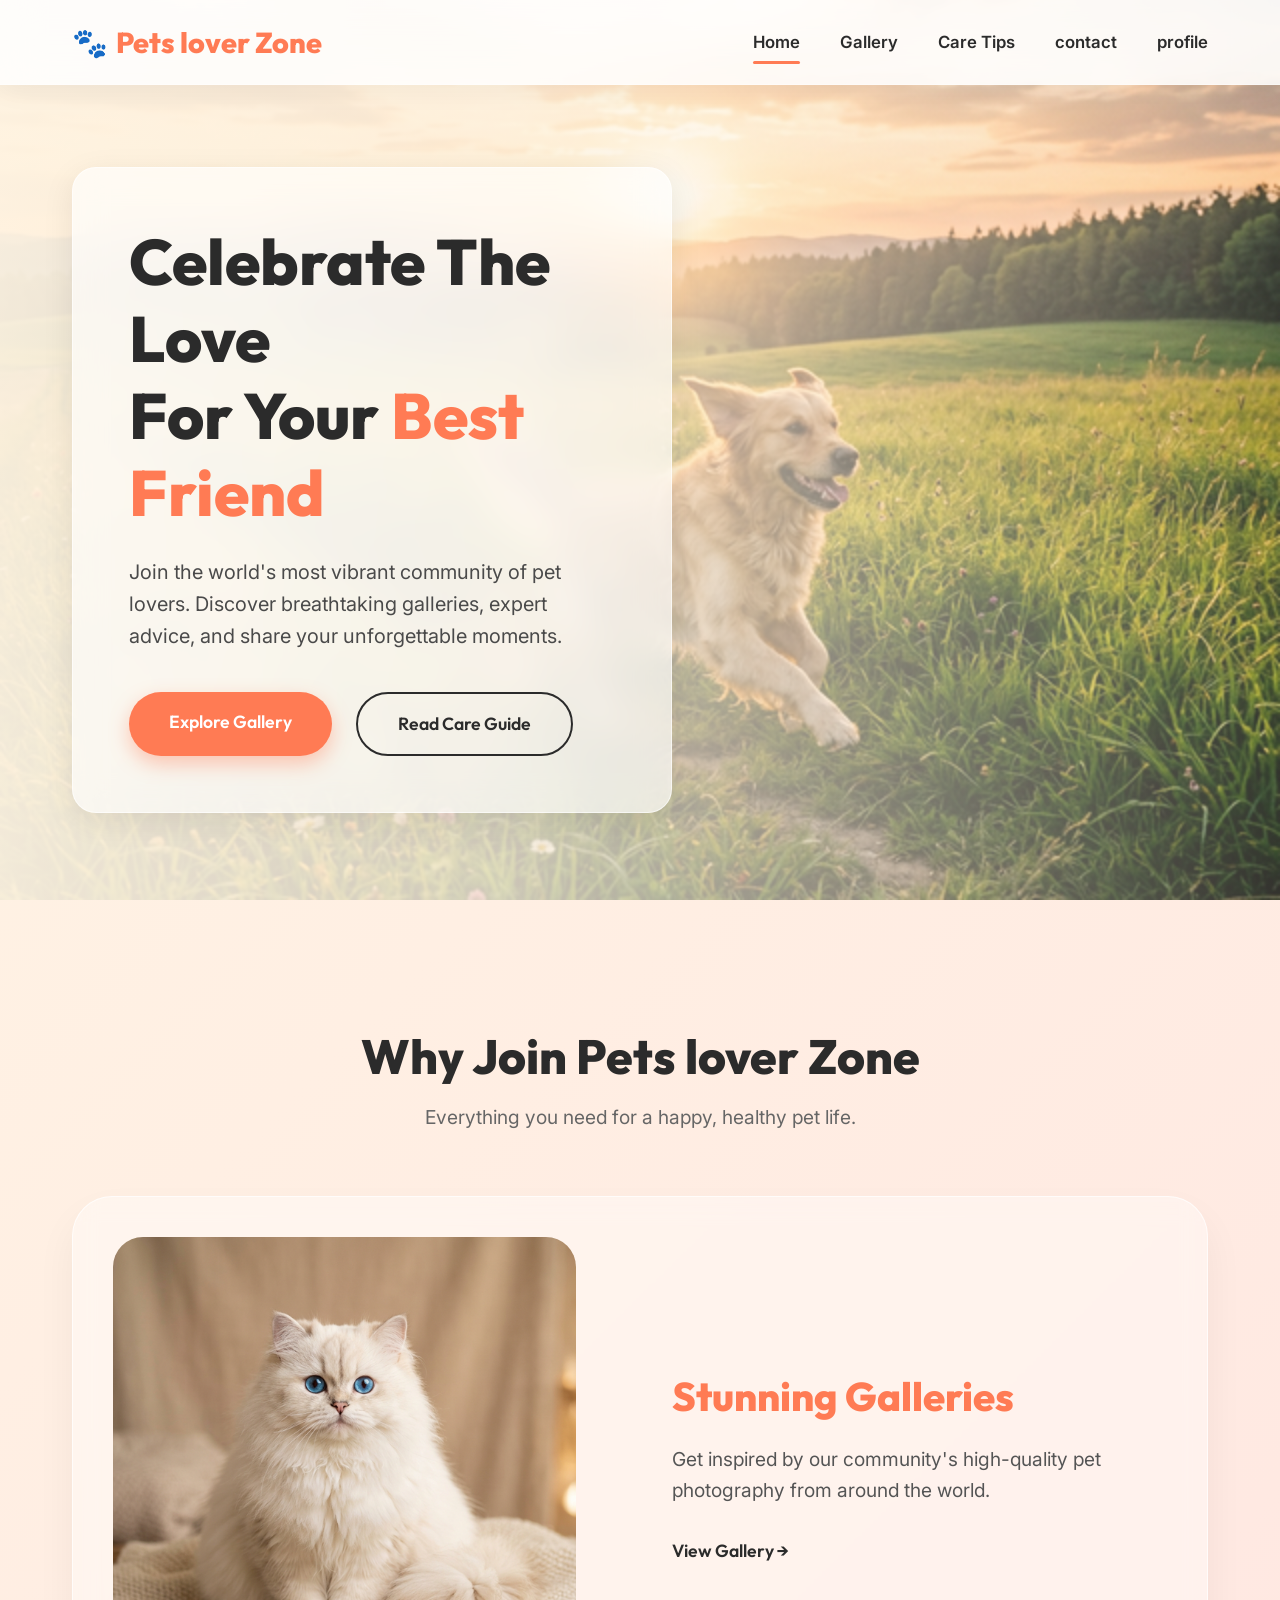
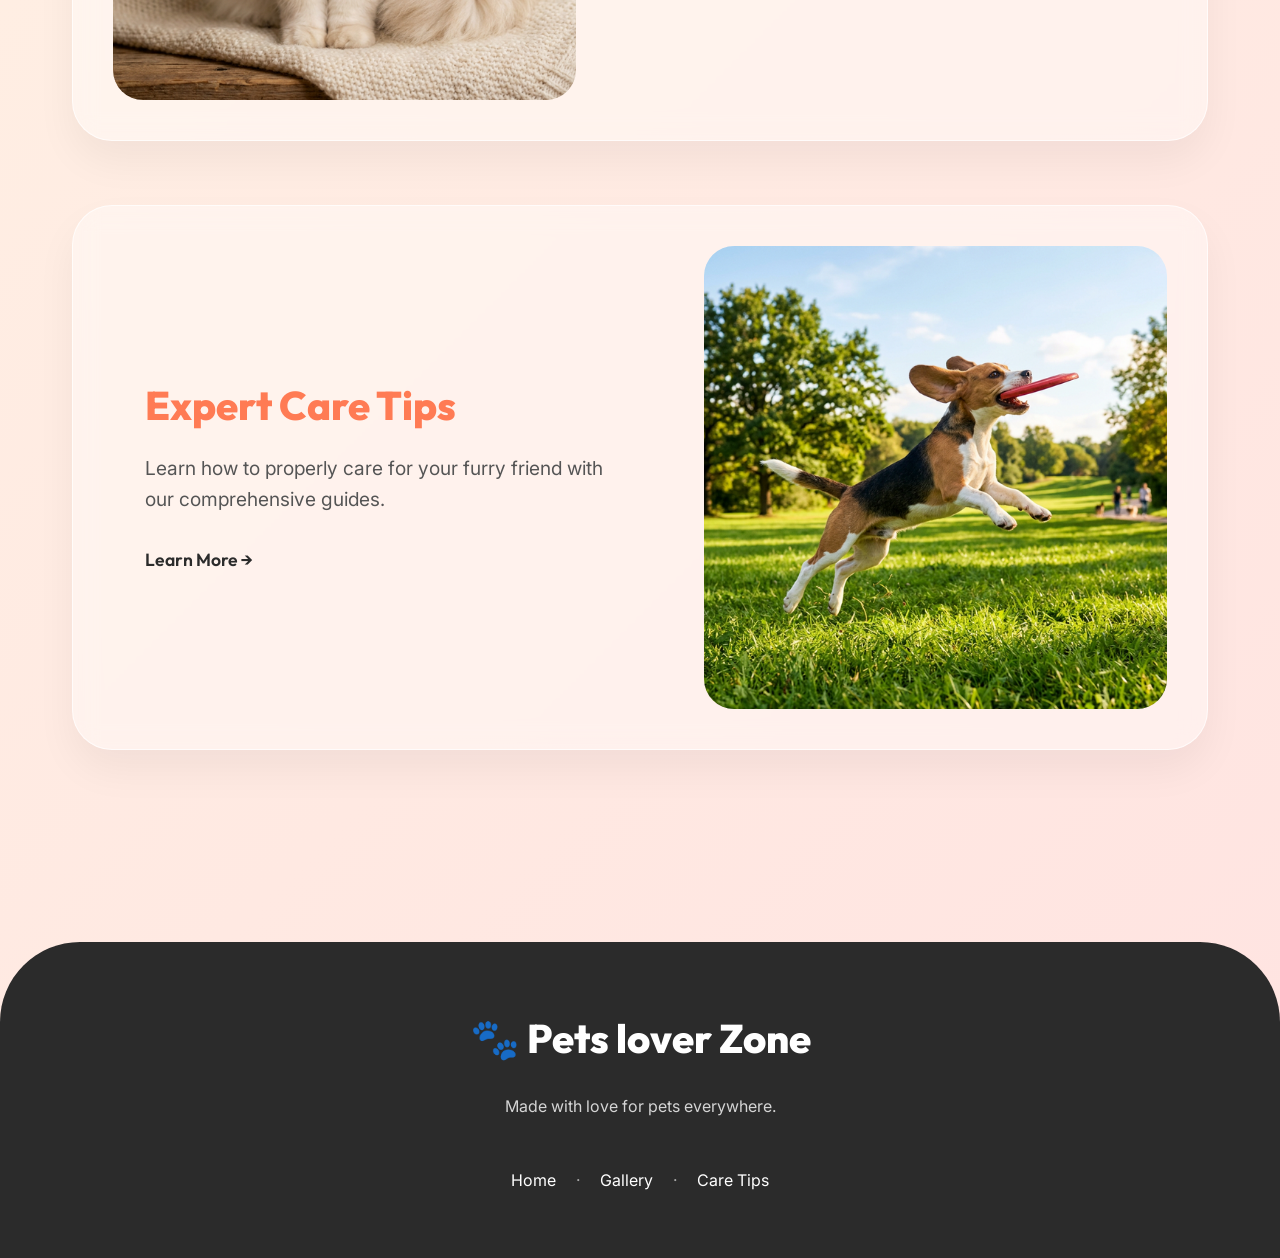
<file: index.html>
<!DOCTYPE html>
<html lang="en">
<head>
    <meta charset="UTF-8">
    <meta name="viewport" content="width=device-width, initial-scale=1.0">
    <title>Pets lover Zone - Premium Pet Community</title>
    <meta name="description" content="Join the most vibrant and beautiful community for pet lovers. Discover stunning galleries and expert care tips.">
    <link rel="stylesheet" href="style.css">
    <link href="https://fonts.googleapis.com/css2?family=Inter:wght@300;400;500;600&family=Outfit:wght@300;400;600;800&display=swap" rel="stylesheet">
</head>
<body>

    <!-- Navigation -->
    <nav class="glass-nav">
        <div class="container nav-container">
            <div class="logo">
                <span class="logo-icon">🐾</span>
                <span>Pets lover Zone</span>
            </div>
            <div class="nav-links">
                <a href="index.html" class="active">Home</a>
                <a href="gallery.html">Gallery</a>
                <a href="care.html">Care Tips</a>
                <a href="contact.html">contact</a>
                <a href="profile.html">profile</a>
                
            </div>
        </div>
    </nav>

    <!-- Hero Section -->
    <header class="hero">
        <div class="hero-bg">
            <img src="images/dog.png" alt="Happy Golden Retriever in a sunny field">
            <div class="hero-overlay"></div>
        </div>
        <div class="container hero-content">
            <div class="glass hero-card">
                <h1>Celebrate The Love <br>For Your <span>Best Friend</span></h1>
                <p>Join the world's most vibrant community of pet lovers. Discover breathtaking galleries, expert advice, and share your unforgettable moments.</p>
                <div class="hero-actions">
                    <a href="gallery.html" class="btn btn-primary">Explore Gallery</a>
                    <a href="care.html" class="btn btn-outline">Read Care Guide</a>
                </div>
            </div>
        </div>
    </header>

    <!-- Featured Section -->
    <section class="features container">
        <div class="section-header">
            <h2>Why Join Pets lover Zone</h2>
            <p>Everything you need for a happy, healthy pet life.</p>
        </div>
        
        <div class="feature-grid">
            <div class="feature-card glass-card">
                <div class="feature-img">
                    <img src="images/cat.png" alt="Fluffy Persian Cat">
                </div>
                <div class="feature-text">
                    <h3>Stunning Galleries</h3>
                    <p>Get inspired by our community's high-quality pet photography from around the world.</p>
                    <a href="gallery.html" class="link-arrow">View Gallery &rarr;</a>
                </div>
            </div>
            
            <div class="feature-card glass-card reverse">
                <div class="feature-img">
                    <img src="images/beagle.png" alt="Playful Beagle puppy">
                </div>
                <div class="feature-text">
                    <h3>Expert Care Tips</h3>
                    <p>Learn how to properly care for your furry friend with our comprehensive guides.</p>
                    <a href="care.html" class="link-arrow">Learn More &rarr;</a>
                </div>
            </div>
        </div>
    </section>

    <!-- Footer -->
    <footer>
        <div class="container footer-content">
            <div class="footer-logo">🐾 Pets lover Zone</div>
            <p>Made with love for pets everywhere.</p>
            <div class="footer-links">
                <a href="index.html">Home</a> &middot; 
                <a href="gallery.html">Gallery</a> &middot; 
                <a href="care.html">Care Tips</a>
               
            </div>
        </div>
    </footer>

</body>
</html>
</file>
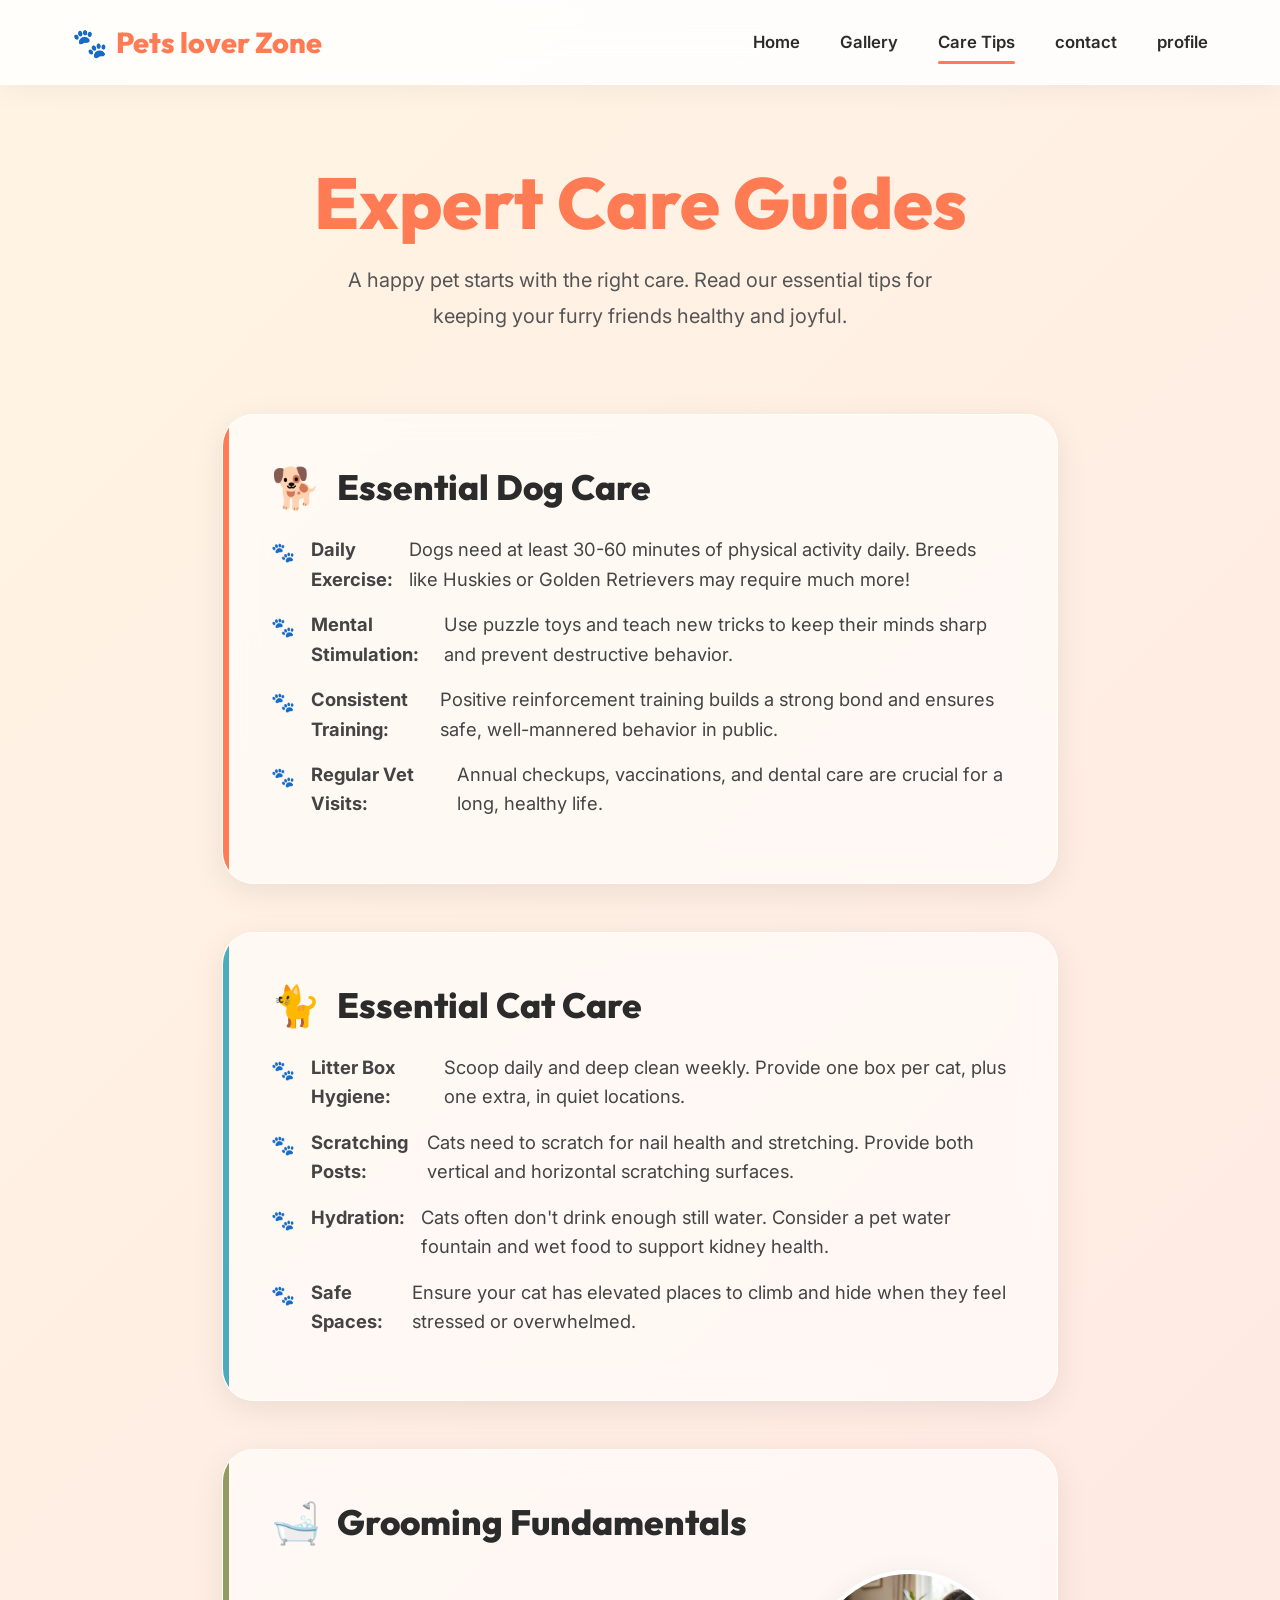
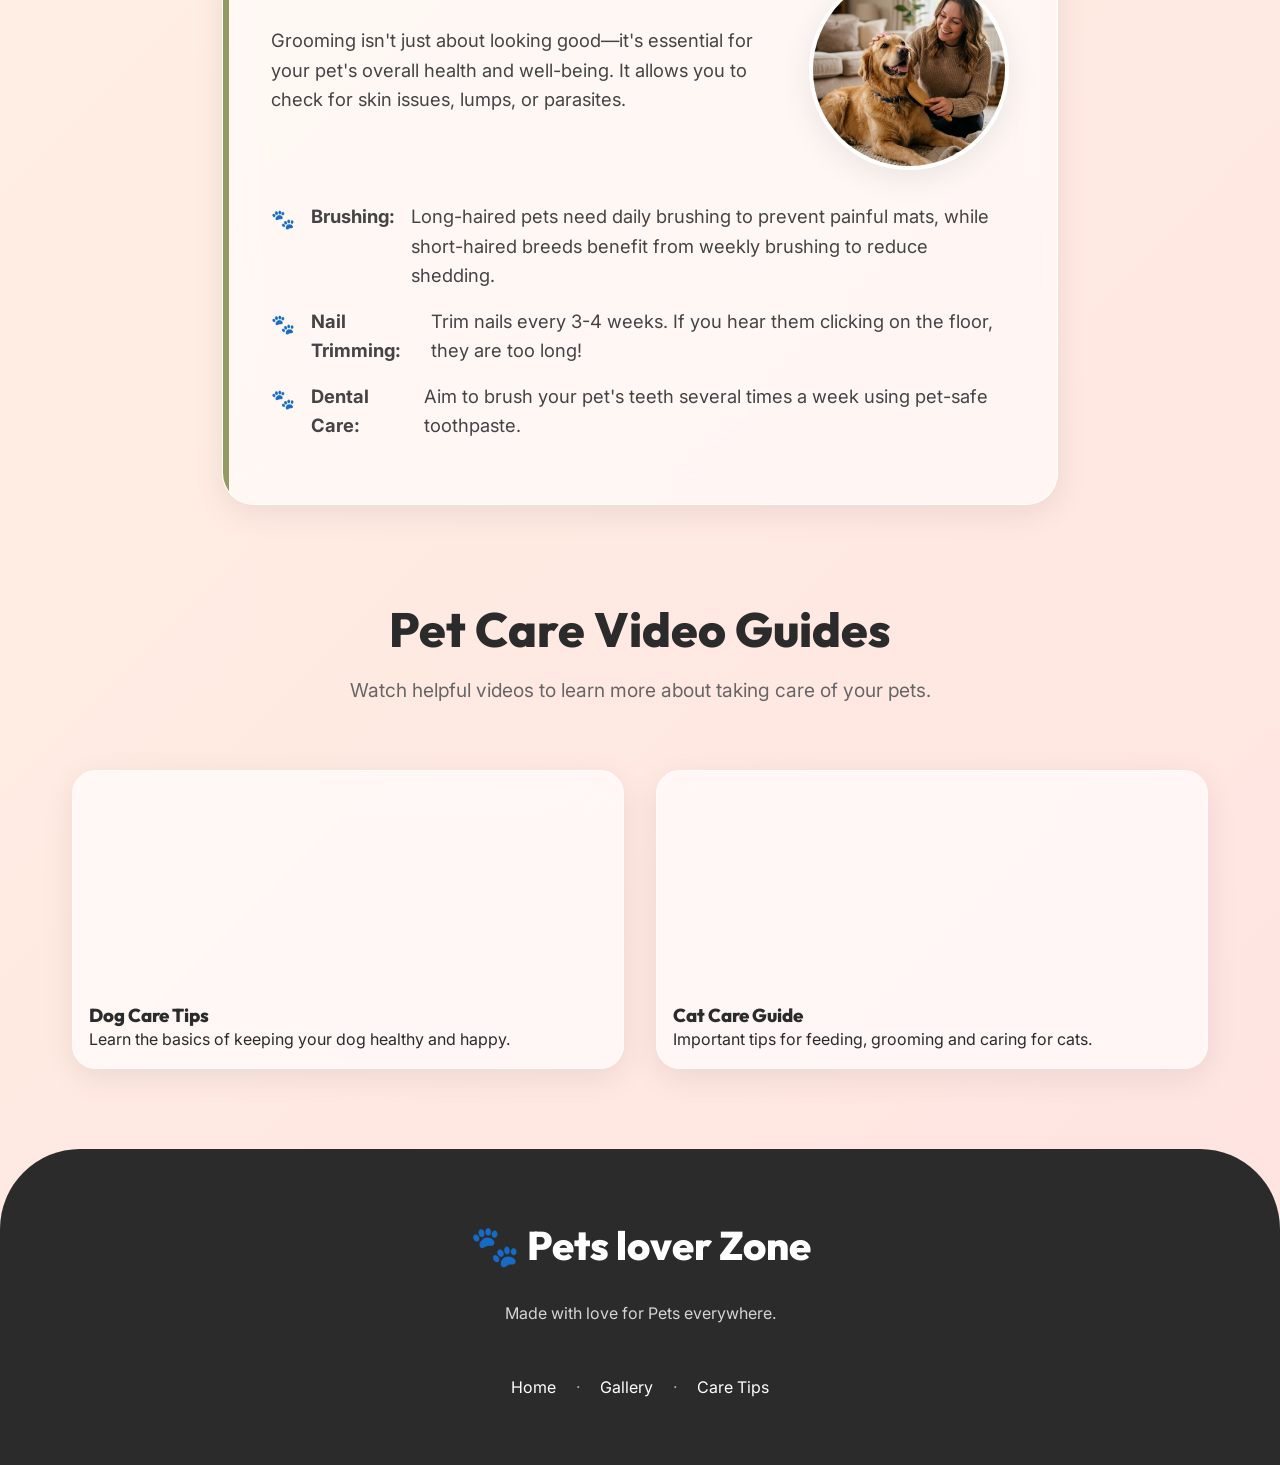
<file: care.html>
<!DOCTYPE html>
<html lang="en">

<head>
    <meta charset="UTF-8">
    <meta name="viewport" content="width=device-width, initial-scale=1.0">
    <title>Care Tips - Pets lover Zone</title>
    <meta name="description" content="Expert care tips and guides for your beloved pets.">
    <link rel="stylesheet" href="style.css">
    <link
        href="https://fonts.googleapis.com/css2?family=Inter:wght@300;400;500;600&family=Outfit:wght@300;400;600;800&display=swap"
        rel="stylesheet">
</head>

<body>

    <!-- Navigation -->
    <nav class="glass-nav">
        <div class="container nav-container">
            <div class="logo">
                <span class="logo-icon">🐾</span>
                <span>Pets lover Zone</span>
            </div>
            <div class="nav-links">
                <a href="index.html">Home</a>
                <a href="gallery.html">Gallery</a>
                <a href="care.html" class="active">Care Tips</a>
                <a href="contact.html">contact</a>
                <a href="profile.html">profile</a>
            </div>
        </div>
    </nav>

    <!-- Page Header -->
    <header class="page-header container">
        <h1>Expert Care Guides</h1>
        <p>A happy pet starts with the right care. Read our essential tips for keeping your furry friends healthy and
            joyful.</p>
    </header>

    <!-- Care Tips Content -->
    <main class="care-container">

        <!-- Dog Care -->
        <article class="care-card">
            <h2><span>🐕</span> Essential Dog Care</h2>
            <ul class="care-list">
                <li><strong>Daily Exercise:</strong> Dogs need at least 30-60 minutes of physical activity daily. Breeds
                    like Huskies or Golden Retrievers may require much more!</li>
                <li><strong>Mental Stimulation:</strong> Use puzzle toys and teach new tricks to keep their minds sharp
                    and prevent destructive behavior.</li>
                <li><strong>Consistent Training:</strong> Positive reinforcement training builds a strong bond and
                    ensures safe, well-mannered behavior in public.</li>
                <li><strong>Regular Vet Visits:</strong> Annual checkups, vaccinations, and dental care are crucial for
                    a long, healthy life.</li>
            </ul>
        </article>

        <!-- Cat Care -->
        <article class="care-card blue">
            <h2><span>🐈</span> Essential Cat Care</h2>
            <ul class="care-list">
                <li><strong>Litter Box Hygiene:</strong> Scoop daily and deep clean weekly. Provide one box per cat,
                    plus one extra, in quiet locations.</li>
                <li><strong>Scratching Posts:</strong> Cats need to scratch for nail health and stretching. Provide both
                    vertical and horizontal scratching surfaces.</li>
                <li><strong>Hydration:</strong> Cats often don't drink enough still water. Consider a pet water fountain
                    and wet food to support kidney health.</li>
                <li><strong>Safe Spaces:</strong> Ensure your cat has elevated places to climb and hide when they feel
                    stressed or overwhelmed.</li>
            </ul>
        </article>

        <!-- Grooming Tips -->
        <article class="care-card green">
            <h2><span>🛁</span> Grooming Fundamentals</h2>
            <div style="display: flex; gap: 2rem; align-items: center; margin-bottom: 2rem;">
                <p style="flex: 1; font-size: 1.15rem; color: #444;">
                    Grooming isn't just about looking good—it's essential for your pet's overall health and well-being.
                    It allows you to check for skin issues, lumps, or parasites.
                </p>
                <img src="images/caregroming.png" alt="Grooming dog"
                    style="width: 200px; height: 200px; border-radius: 50%; object-fit: cover; border: 4px solid white; box-shadow: var(--shadow);">
            </div>
            <ul class="care-list">
                <li><strong>Brushing:</strong> Long-haired pets need daily brushing to prevent painful mats, while
                    short-haired breeds benefit from weekly brushing to reduce shedding.</li>
                <li><strong>Nail Trimming:</strong> Trim nails every 3-4 weeks. If you hear them clicking on the floor,
                    they are too long!</li>
                <li><strong>Dental Care:</strong> Aim to brush your pet's teeth several times a week using pet-safe
                    toothpaste.</li>
            </ul>
        </article>

    </main>
    <!-- Pet Care Videos -->
<section class="container" style="margin-bottom:80px;">

    <div class="section-header">
        <h2>Pet Care Video Guides</h2>
        <p>Watch helpful videos to learn more about taking care of your pets.</p>
    </div>

    <div style="display:grid; grid-template-columns:repeat(auto-fit,minmax(300px,1fr)); gap:2rem;">

        <!-- Video 1 -->
        <div class="glass" style="padding:1rem;">
            <iframe width="100%" height="200"
                src="https://www.youtube.com/embed/V4LnorVVxfw"
                title="Dog Care Tips"
                frameborder="0"
                allowfullscreen>
            </iframe>
            <h3 style="margin-top:10px;">Dog Care Tips</h3>
            <p>Learn the basics of keeping your dog healthy and happy.</p>
        </div>

        <!-- Video 2 -->
        <div class="glass" style="padding:1rem;">
            <iframe width="100%" height="200"
                src="https://www.youtube.com/embed/J---aiyznGQ"
                title="Cat Care Guide"
                frameborder="0"
                allowfullscreen>
            </iframe>
            <h3 style="margin-top:10px;">Cat Care Guide</h3>
            <p>Important tips for feeding, grooming and caring for cats.</p>
        </div>

    

    </div>

</section>

    <!-- Footer -->
    <footer>
        <div class="container footer-content">
            <div class="footer-logo">🐾 Pets lover Zone</div>
            <p>Made with love for Pets everywhere.</p>
            <div class="footer-links">
                <a href="index.html">Home</a> &middot;
                <a href="gallery.html">Gallery</a> &middot;
                <a href="care.html">Care Tips</a>
                
            </div>
        </div>
    </footer>

</body>

</html>
</file>
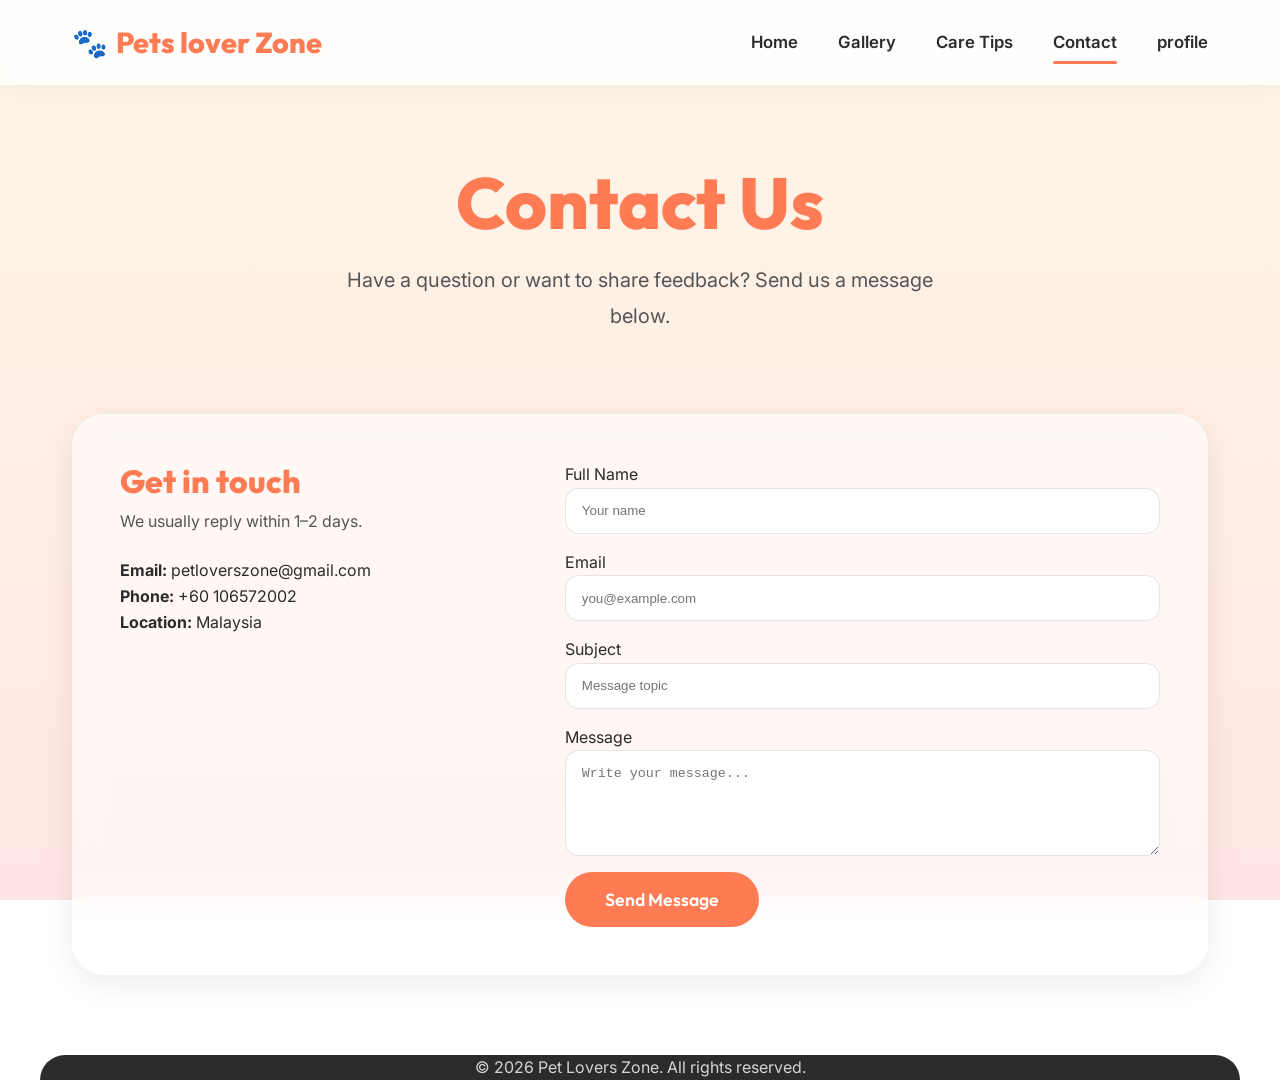
<file: contact.html>
<!DOCTYPE html>
<html lang="en">
<head>
  <meta charset="UTF-8" />
  <meta name="viewport" content="width=device-width, initial-scale=1.0" />
  <title>Contact - Pets lover Zone</title>
  <meta name="description" content="Contact Pet Lovers Zone for questions, feedback, or collaboration." />
  <link rel="stylesheet" href="style.css" />
  <link rel="preconnect" href="https://fonts.googleapis.com">
  <link rel="preconnect" href="https://fonts.gstatic.com" crossorigin>
  <link href="https://fonts.googleapis.com/css2?family=Inter:wght@300;400;500;600&family=Outfit:wght@300;400;600&display=swap" rel="stylesheet">
</head>

<Body class="contact-page">
  <!-- Navigation -->
  <nav class="glass-nav">
    <div class="container nav-container">
      <div class="logo">
        <span class="logo-icon">🐾</span>
        <span>Pets  lover Zone</span>
      </div>

      <div class="nav-links">
        <a href="index.html">Home</a>
        <a href="gallery.html">Gallery</a>
        <a href="care.html">Care Tips</a>
        <a href="contact.html" class="active">Contact</a>
        <a href="profile.html">profile</a>
      </div>
    </div>
  </nav>

  <!-- Page Header -->
  <header class="page-header container">
    <h1>Contact Us</h1>
    <p>Have a question or want to share feedback? Send us a message below.</p>
  </header>

  <!-- Contact Section -->
  <main class="container">
    <section class="contact-card">
      <div class="contact-info">
        <h2>Get in touch</h2>
        <p>We usually reply within 1–2 days.</p>

        <ul class="contact-list">
          <li><strong>Email:</strong> petloverszone@gmail.com</li>
          <li><strong>Phone:</strong> +60 106572002</li>
          <li><strong>Location:</strong> Malaysia</li>
        </ul>
      </div>

      <form class="contact-form" action="#" method="post">
        <div class="form-row">
          <label for="name">Full Name</label>
          <input id="name" name="name" type="text" placeholder="Your name" required />
        </div>

        <div class="form-row">
          <label for="email">Email</label>
          <input id="email" name="email" type="email" placeholder="you@example.com" required />
        </div>

        <div class="form-row">
          <label for="subject">Subject</label>
          <input id="subject" name="subject" type="text" placeholder="Message topic" />
        </div>

        <div class="form-row">
          <label for="message">Message</label>
          <textarea id="message" name="message" rows="5" placeholder="Write your message..." required></textarea>
        </div>

        <button class="btn" type="submit">Send Message</button>
      </form>
    </section>
  </main>

  <footer class="footer container">
    <p>© 2026 Pet Lovers Zone. All rights reserved.</p>
  </footer>
</body>
</html>
</file>
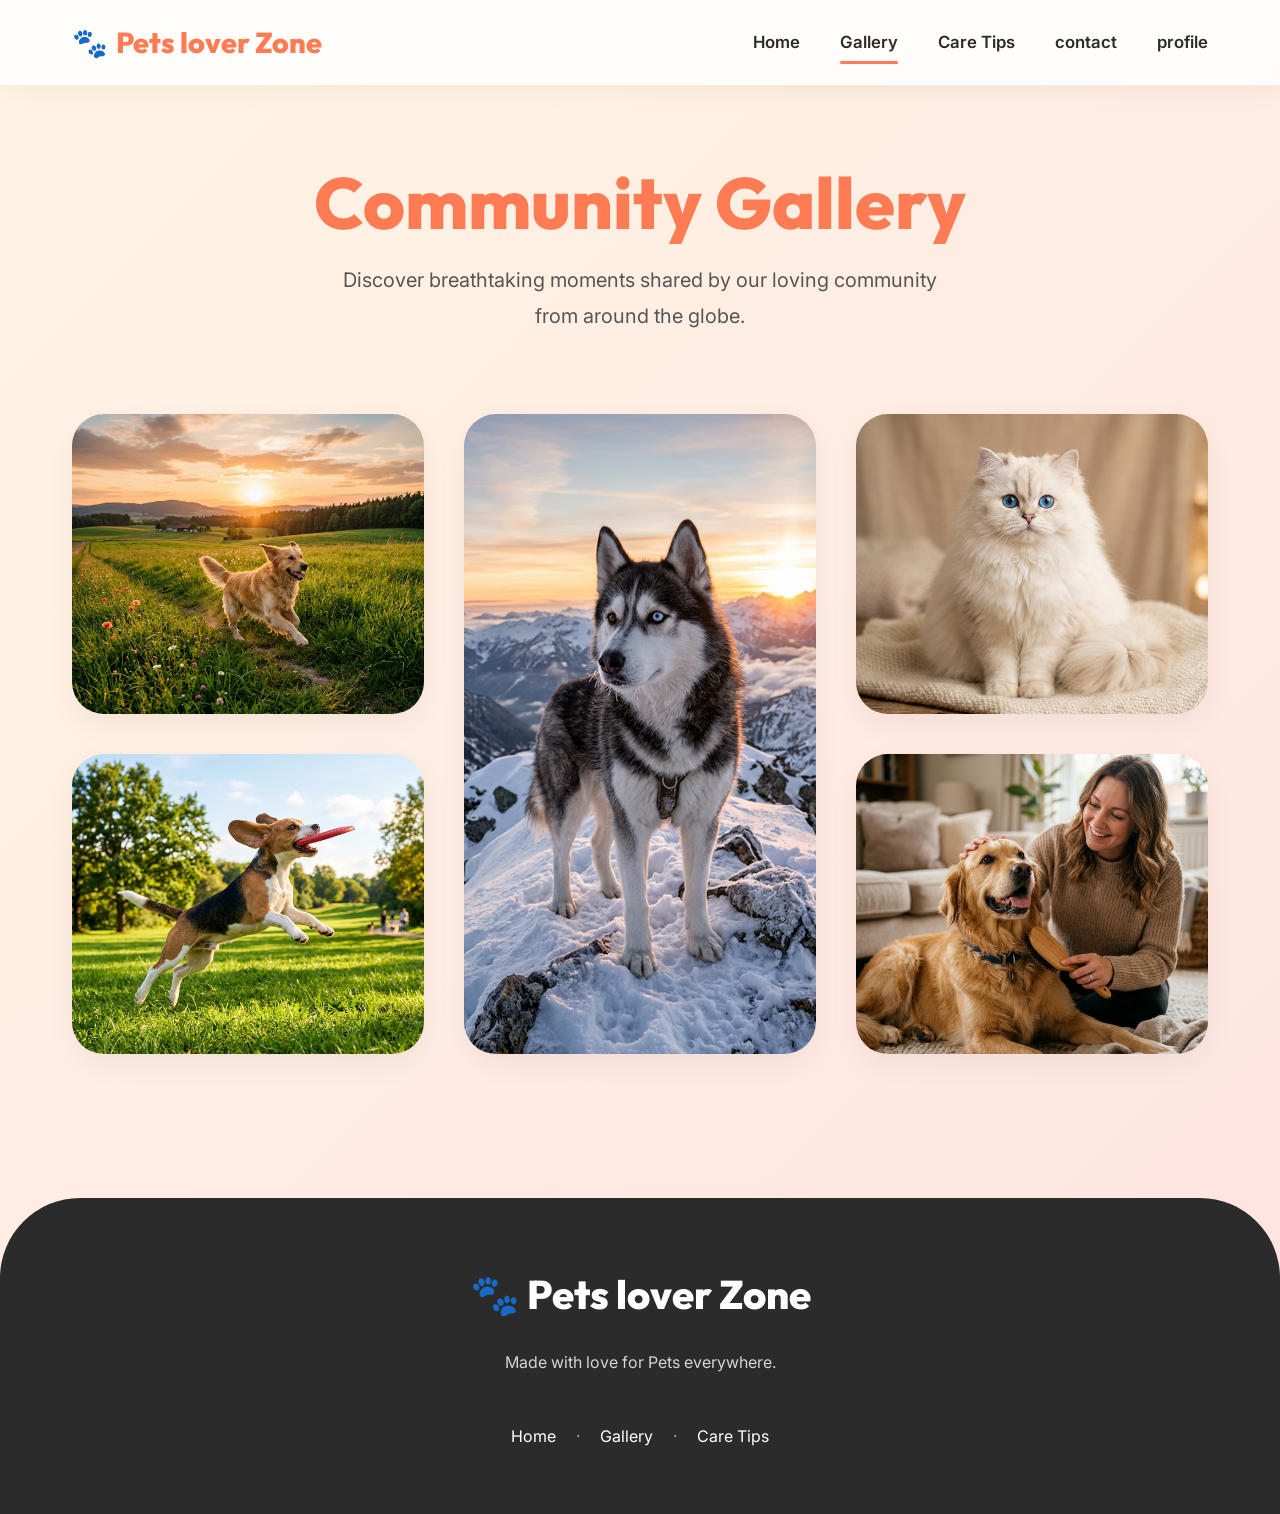
<file: gallery.html>
<!DOCTYPE html>
<html lang="en">

<head>
    <meta charset="UTF-8">
    <meta name="viewport" content="width=device-width, initial-scale=1.0">
    <title>Gallery - Pets lover Zone</title>
    <meta name="description" content="Explore our beautiful community pet gallery.">
    <link rel="stylesheet" href="style.css">
    <link
        href="https://fonts.googleapis.com/css2?family=Inter:wght@300;400;500;600&family=Outfit:wght@300;400;600;800&display=swap"
        rel="stylesheet">
</head>

<body>

    <!-- Navigation -->
    <nav class="glass-nav">
        <div class="container nav-container">
            <div class="logo">
                <span class="logo-icon">🐾</span>
                <span>Pets lover Zone</span>
            </div>
            <div class="nav-links">
                <a href="index.html">Home</a>
                <a href="gallery.html" class="active">Gallery</a>
                <a href="care.html">Care Tips</a>
                <a href="contact.html">contact</a>
                <a href="profile.html">profile</a>
            </div>
        </div>
    </nav>

    <!-- Page Header -->
    <header class="page-header container">
        <h1>Community Gallery</h1>
        <p>Discover breathtaking moments shared by our loving community from around the globe.</p>
    </header>

    <!-- Gallery Grid -->
    <section class="gallery-grid">
        <div class="gallery-item">
            <img src="images/dog.png" alt="Happy Golden Retriever">
            <div class="gallery-overlay">
                <h3>Sunset Bliss</h3>
                <span>Golden Retriever</span>
            </div>
        </div>

        <div class="gallery-item" style="grid-row: span 2;">
            <img src="images/husky.png" alt="Majestic Husky">
            <div class="gallery-overlay">
                <h3>Mountain King</h3>
                <span>Siberian Husky</span>
            </div>
        </div>

        <div class="gallery-item">
            <img src="images/cat.png" alt="Fluffy Persian Cat">
            <div class="gallery-overlay">
                <h3>Royal Grace</h3>
                <span>Persian Cat</span>
            </div>
        </div>

        <div class="gallery-item">
            <img src="images/beagle.png" alt="Playful Beagle">
            <div class="gallery-overlay">
                <h3>Catch Me!</h3>
                <span>Beagle Puppy</span>
            </div>
        </div>

        <div class="gallery-item">
            <img src="images/caregroming.png" alt="Grooming Dog">
            <div class="gallery-overlay">
                <h3>Spa Day</h3>
                <span>Golden Retriever</span>
            </div>
        </div>
    </section>

    <!-- Footer -->
    <footer>
        <div class="container footer-content">
            <div class="footer-logo">🐾 Pets lover Zone</div>
            <p>Made with love for Pets everywhere.</p>
            <div class="footer-links">
                <a href="index.html">Home</a> &middot;
                <a href="gallery.html">Gallery</a> &middot;
                <a href="care.html">Care Tips</a>
            </div>
        </div>
    </footer>

</body>

</html>
</file>
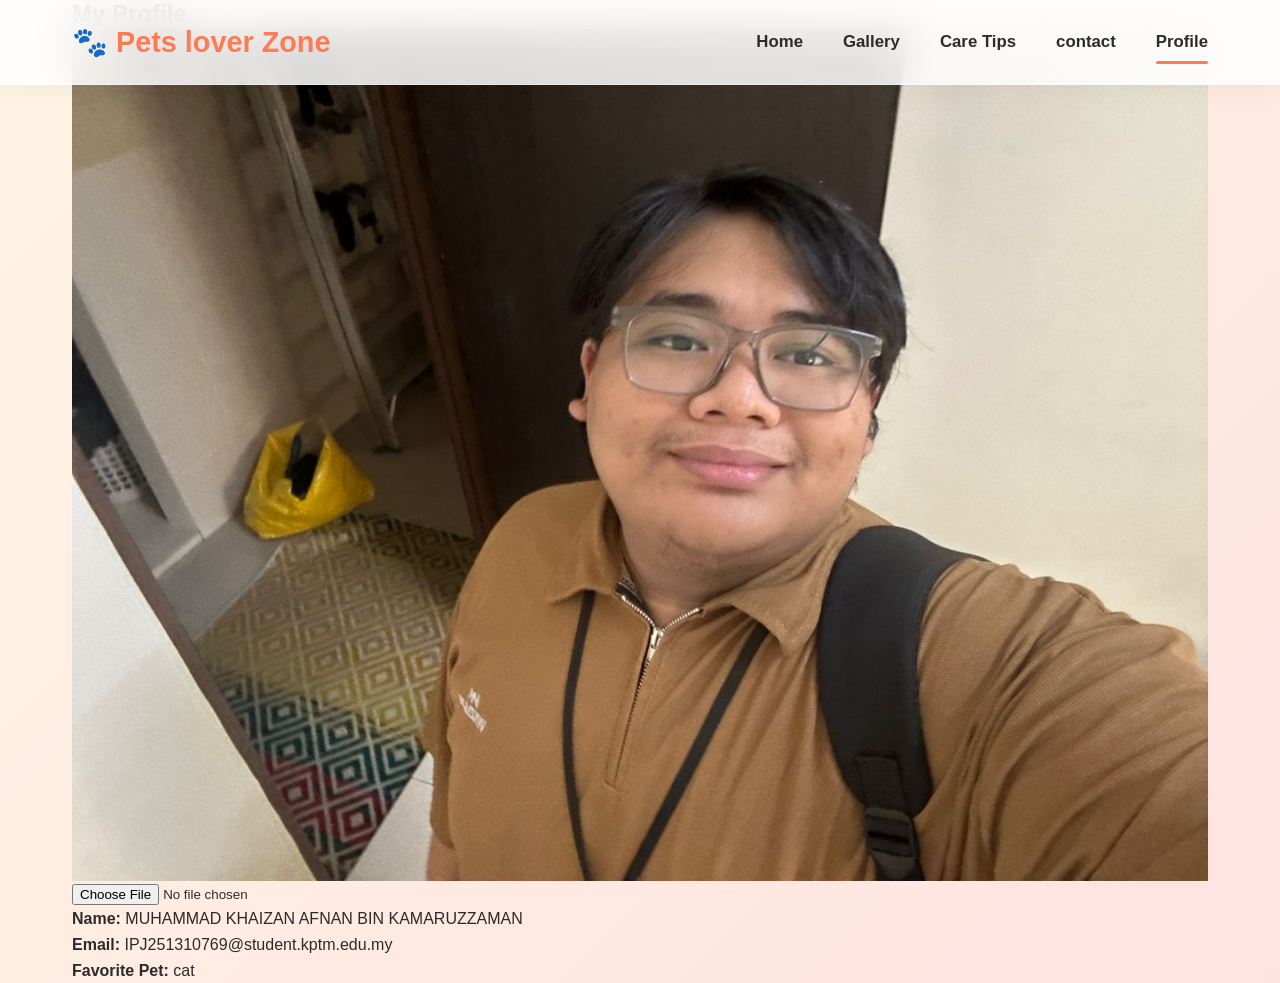
<file: profile.html>
<!DOCTYPE html>
<html lang="en">
<head>
  <meta charset="UTF-8">
  <meta name="viewport" content="width=device-width, initial-scale=1.0">
  <title>Profile - Pets lover Zone</title>
  <link rel="stylesheet" href="style.css">
</head>

<body>

<!-- Navigation -->
<nav class="glass-nav">
  <div class="container nav-container">
    <div class="logo">
      <span class="logo-icon">🐾</span>
      <span>Pets lover Zone</span>
    </div>

    <div class="nav-links">
      <a href="index.html">Home</a>
      <a href="gallery.html">Gallery</a>
      <a href="care.html">Care Tips</a>
       <a href="contact.html">contact</a>
      <a href="profile.html" class="active">Profile</a>
    </div>
  </div>
</nav>

<!-- Profile Section -->
<section class="container profile-section">

  <div class="profile-card">
    <h1>My Profile</h1>

    <!-- Profile Image -->
    <div class="profile-image">
      <img id="preview" src="images/gamarprofile.jpeg" alt="Profile Picture">
    </div>

    <!-- Upload Button -->
    <input type="file" id="upload" accept="image/*">

    <!-- Profile Info -->
    <div class="profile-info">
      <p><strong>Name:</strong> MUHAMMAD KHAIZAN AFNAN BIN KAMARUZZAMAN</p>
      <p><strong>Email:</strong> IPJ251310769@student.kptm.edu.my</p>
      <p><strong>Favorite Pet:</strong> cat</p>
    </div>

  </div>

</section>

<!-- Simple Script to Preview Image -->
<script>
  const upload = document.getElementById("upload");
  const preview = document.getElementById("preview");

  upload.addEventListener("change", function() {
    const file = this.files[0];
    if (file) {
      const reader = new FileReader();
      reader.onload = function() {
        preview.src = reader.result;
      }
      reader.readAsDataURL(file);
    }
  });
</script>

</body>
</html>
</file>
<file: style.css>
:root {
    /* Color Palette */
    --primary: #FF7B54;
    --primary-light: #FFB26B;
    --secondary: #939B62;
    --dark: #2B2B2B;
    --light: #F9F7F7;
    --surface: rgba(255, 255, 255, 0.65);
    --surface-dark: rgba(255, 255, 255, 0.95);

    /* Layout */
    --container-width: 1200px;
    --border-radius: 24px;
    --shadow: 0 8px 32px rgba(0, 0, 0, 0.08);
    --shadow-hover: 0 16px 48px rgba(0, 0, 0, 0.12);

    /* Transitions */
    --transition: all 0.3s cubic-bezier(0.25, 0.8, 0.25, 1);
}

* {
    margin: 0;
    padding: 0;
    box-sizing: border-box;
}

body {
    font-family: 'Inter', sans-serif;
    background: linear-gradient(135deg, #FFF5E4, #FFE3E1);
    color: var(--dark);
    line-height: 1.6;
    min-height: 100vh;
    overflow-x: hidden;
}

h1,
h2,
h3,
h4,
h5,
h6 {
    font-family: 'Outfit', sans-serif;
    font-weight: 800;
    line-height: 1.2;
    color: var(--dark);
}

img {
    max-width: 100%;
    display: block;
    object-fit: cover;
}

a {
    text-decoration: none;
    color: inherit;
    transition: var(--transition);
}

ul {
    list-style: none;
}

/* Glassmorphism Utilities */
.glass {
    background: var(--surface);
    backdrop-filter: blur(16px);
    -webkit-backdrop-filter: blur(16px);
    border: 1px solid rgba(255, 255, 255, 0.6);
    border-radius: var(--border-radius);
    box-shadow: var(--shadow);
}

.glass-nav {
    background: rgba(255, 255, 255, 0.85);
    backdrop-filter: blur(20px);
    border-bottom: 1px solid rgba(255, 255, 255, 0.3);
    box-shadow: 0 4px 30px rgba(0, 0, 0, 0.05);
}

/* Container */
.container {
    max-width: var(--container-width);
    margin: 0 auto;
    padding: 0 2rem;
}

/* Navigation */
nav {
    position: fixed;
    top: 0;
    left: 0;
    width: 100%;
    z-index: 1000;
    transition: var(--transition);
}

.nav-container {
    display: flex;
    justify-content: space-between;
    align-items: center;
    padding: 1.2rem 2rem;
}

.logo {
    font-family: 'Outfit', sans-serif;
    font-size: 1.8rem;
    font-weight: 800;
    color: var(--primary);
    display: flex;
    align-items: center;
    gap: 0.5rem;
}

.nav-links {
    display: flex;
    gap: 2.5rem;
}

.nav-links a {
    font-weight: 600;
    font-size: 1.05rem;
    position: relative;
    padding: 0.5rem 0;
    color: var(--dark);
}

.nav-links a::after {
    content: '';
    position: absolute;
    bottom: 0;
    left: 0;
    width: 0;
    height: 3px;
    background: var(--primary);
    transition: var(--transition);
    border-radius: 3px;
}

.nav-links a:hover::after,
.nav-links a.active::after {
    width: 100%;
}

/* Buttons */
.btn {
    display: inline-block;
    padding: 1rem 2.5rem;
    border-radius: 50px;
    font-family: 'Outfit', sans-serif;
    font-weight: 600;
    font-size: 1.1rem;
    cursor: pointer;
    transition: var(--transition);
    border: none;
    text-align: center;
}

.btn-primary {
    background: var(--primary);
    color: white;
    box-shadow: 0 8px 20px rgba(255, 123, 84, 0.4);
}

.btn-primary:hover {
    background: var(--dark);
    transform: translateY(-3px);
    box-shadow: 0 12px 24px rgba(43, 43, 43, 0.3);
    color: white;
}

.btn-outline {
    background: transparent;
    color: var(--dark);
    border: 2px solid var(--dark);
}

.btn-outline:hover {
    background: var(--dark);
    color: white;
    transform: translateY(-3px);
}

/* HERO SECTION */
.hero {
    position: relative;
    min-height: 100vh;
    display: flex;
    align-items: center;
    padding-top: 80px;
    /* offset for nav */
}

.hero-bg {
    position: absolute;
    top: 0;
    left: 0;
    width: 100%;
    height: 100%;
    z-index: -1;
}

.hero-bg img {
    width: 100%;
    height: 100%;
    object-fit: cover;
}

.hero-overlay {
    position: absolute;
    top: 0;
    left: 0;
    width: 100%;
    height: 100%;
    background: linear-gradient(to right, rgba(255, 245, 228, 0.95) 0%, rgba(255, 245, 228, 0.8) 40%, rgba(255, 245, 228, 0.2) 100%);
}

.hero-content {
    width: 100%;
}

.hero-card {
    max-width: 600px;
    padding: 3.5rem;
    animation: slideUp 1s ease forwards;
}

@keyframes slideUp {
    from {
        opacity: 0;
        transform: translateY(40px);
    }

    to {
        opacity: 1;
        transform: translateY(0);
    }
}

.hero-card h1 {
    font-size: 4rem;
    margin-bottom: 1.5rem;
}

.hero-card h1 span {
    color: var(--primary);
}

.hero-card p {
    font-size: 1.25rem;
    color: #4a4a4a;
    margin-bottom: 2.5rem;
}

.hero-actions {
    display: flex;
    gap: 1.5rem;
}

/* FEATURES SECTION */
.features {
    padding: 8rem 2rem;
}

.section-header {
    text-align: center;
    margin-bottom: 4rem;
}

.section-header h2 {
    font-size: 3rem;
    margin-bottom: 1rem;
}

.section-header p {
    font-size: 1.2rem;
    color: #666;
}

.feature-grid {
    display: flex;
    flex-direction: column;
    gap: 4rem;
}

.glass-card {
    display: flex;
    align-items: center;
    gap: 4rem;
    background: rgba(255, 255, 255, 0.4);
    backdrop-filter: blur(12px);
    border: 1px solid rgba(255, 255, 255, 0.7);
    border-radius: 40px;
    padding: 2.5rem;
    box-shadow: 0 20px 40px rgba(0, 0, 0, 0.05);
    transition: var(--transition);
}

.glass-card:hover {
    transform: translateY(-10px);
    box-shadow: 0 30px 60px rgba(0, 0, 0, 0.08);
}

.glass-card.reverse {
    flex-direction: row-reverse;
}

.feature-img {
    flex: 1;
    border-radius: 30px;
    overflow: hidden;
}

.feature-img img {
    border-radius: 30px;
    transition: var(--transition);
    transform: scale(1.02);
}

.glass-card:hover .feature-img img {
    transform: scale(1.05);
}

.feature-text {
    flex: 1;
    padding: 2rem;
}

.feature-text h3 {
    font-size: 2.5rem;
    margin-bottom: 1.5rem;
    color: var(--primary);
}

.feature-text p {
    font-size: 1.2rem;
    color: #555;
    margin-bottom: 2rem;
}

.link-arrow {
    font-family: 'Outfit', sans-serif;
    font-size: 1.1rem;
    font-weight: 600;
    color: var(--dark);
    display: flex;
    align-items: center;
    gap: 0.5rem;
}

.link-arrow:hover {
    gap: 1rem;
    color: var(--primary);
}

/* FOOTER */
footer {
    background: var(--dark);
    color: rgba(255, 255, 255, 0.8);
    padding: 4rem 2rem;
    border-radius: 80px 80px 0 0;
    margin-top: 4rem;
    text-align: center;
}

.footer-content {
    display: flex;
    flex-direction: column;
    align-items: center;
    gap: 1.5rem;
}

.footer-logo {
    font-size: 2.5rem;
    font-weight: 800;
    color: white;
    font-family: 'Outfit', sans-serif;
}

.footer-links {
    margin-top: 1.5rem;
    color: #aaa;
}

.footer-links a {
    color: #fff;
    margin: 0 1rem;
}

.footer-links a:hover {
    color: var(--primary);
}

@media (max-width: 900px) {

    .glass-card,
    .glass-card.reverse {
        flex-direction: column;
        padding: 1.5rem;
    }

    .hero-card h1 {
        font-size: 3rem;
    }

    .hero-bg .hero-overlay {
        background: rgba(255, 245, 228, 0.85);
    }

    .nav-links {
        display: none;
    }

    /* Simplified for demo */
}

/* GALLERY SECTION */
.page-header {
    padding: 160px 2rem 5rem;
    text-align: center;
}

.page-header h1 {
    font-size: 4.5rem;
    color: var(--primary);
    margin-bottom: 1rem;
}

.page-header p {
    font-size: 1.25rem;
    color: #555;
    max-width: 600px;
    margin: 0 auto;
    line-height: 1.8;
}

.gallery-grid {
    display: grid;
    grid-template-columns: repeat(auto-fill, minmax(320px, 1fr));
    grid-auto-rows: 300px;
    gap: 2.5rem;
    padding: 0 2rem 5rem;
    max-width: var(--container-width);
    margin: 0 auto;
}

.gallery-item {
    position: relative;
    border-radius: 32px;
    overflow: hidden;
    cursor: pointer;
    box-shadow: 0 10px 30px rgba(0, 0, 0, 0.05);
    transition: var(--transition);
}

.gallery-item img {
    width: 100%;
    height: 100%;
    object-fit: cover;
    transition: transform 0.6s cubic-bezier(0.25, 1, 0.5, 1);
}

.gallery-item:hover {
    transform: translateY(-10px);
    box-shadow: 0 20px 40px rgba(0, 0, 0, 0.12);
}

.gallery-item:hover img {
    transform: scale(1.08);
}

.gallery-overlay {
    position: absolute;
    bottom: -100px;
    left: 0;
    width: 100%;
    padding: 4rem 2rem 2rem;
    background: linear-gradient(to top, rgba(0, 0, 0, 0.85) 0%, transparent 100%);
    color: white;
    transition: var(--transition);
    opacity: 0;
}

.gallery-item:hover .gallery-overlay {
    bottom: 0;
    opacity: 1;
}

.gallery-overlay h3 {
    font-family: 'Outfit';
    font-size: 1.8rem;
    color: white;
    margin-bottom: 0.25rem;
}

.gallery-overlay span {
    font-size: 1rem;
    font-weight: 500;
    color: var(--primary-light);
    text-transform: uppercase;
    letter-spacing: 1px;
}

/* CARE TIPS SECTION */
.care-container {
    max-width: 900px;
    margin: 0 auto 6rem;
    padding: 0 2rem;
}

.care-card {
    background: rgba(255, 255, 255, 0.6);
    backdrop-filter: blur(16px);
    border: 1px solid rgba(255, 255, 255, 0.8);
    border-radius: 32px;
    padding: 3rem;
    margin-bottom: 3rem;
    box-shadow: var(--shadow);
    transition: var(--transition);
    position: relative;
    overflow: hidden;
}

.care-card::before {
    content: '';
    position: absolute;
    top: 0;
    left: 0;
    width: 6px;
    height: 100%;
    background: var(--primary);
}

.care-card.blue::before {
    background: #4CACBC;
}

.care-card.green::before {
    background: var(--secondary);
}

.care-card:hover {
    transform: translateY(-5px);
    box-shadow: var(--shadow-hover);
}

.care-card h2 {
    font-size: 2.2rem;
    color: var(--dark);
    margin-bottom: 1.5rem;
    display: flex;
    align-items: center;
    gap: 1rem;
}

.care-card h2 span {
    font-size: 2.5rem;
}

.care-list {
    list-style: none;
}

.care-list li {
    font-size: 1.15rem;
    margin-bottom: 1rem;
    display: flex;
    align-items: flex-start;
    gap: 1rem;
    color: #444;
}

.care-list li::before {
    content: '🐾';
    font-size: 1.2rem;
    margin-top: 2px;
}
/* ================= CONTACT PAGE ================= */

/* Background kucing hanya untuk contact page */
body.contact-page{
    background:
    linear-gradient(rgba(255,245,228,0.9), rgba(255,227,225,0.9)),
    url("https://images.unsplash.com/photo-1518791841217-8f162f1e1131");
    background-size: cover;
    background-position: center;
    background-attachment: fixed;
}

/* Contact Card */
.contact-card{
  display:flex;
  justify-content:space-between;
  gap:3rem;
  padding:3rem;
  margin:0 auto 5rem;
  background:rgba(255,255,255,0.6);
  backdrop-filter:blur(14px);
  border-radius:32px;
  box-shadow:var(--shadow);
}

/* Contact Info */
.contact-info{
  width:40%;
}

.contact-info h2{
  font-size:2rem;
  color:var(--primary);
  margin-bottom:0.5rem;
}

.contact-info p{
  color:#555;
  margin-bottom:1.5rem;
}

/* Form */
.contact-form{
  width:60%;
}

.form-row{
  display:flex;
  flex-direction:column;
  margin-bottom:1rem;
}

.contact-form input,
.contact-form textarea{
  padding:0.9rem 1rem;
  border-radius:14px;
  border:1px solid rgba(0,0,0,0.1);
}

.contact-form input:focus,
.contact-form textarea:focus{
  outline:none;
  border-color:var(--primary);
}

/* Button */
.contact-form .btn{
  background:var(--primary);
  color:white;
}

.contact-form .btn:hover{
  background:var(--dark);
}
</file>
